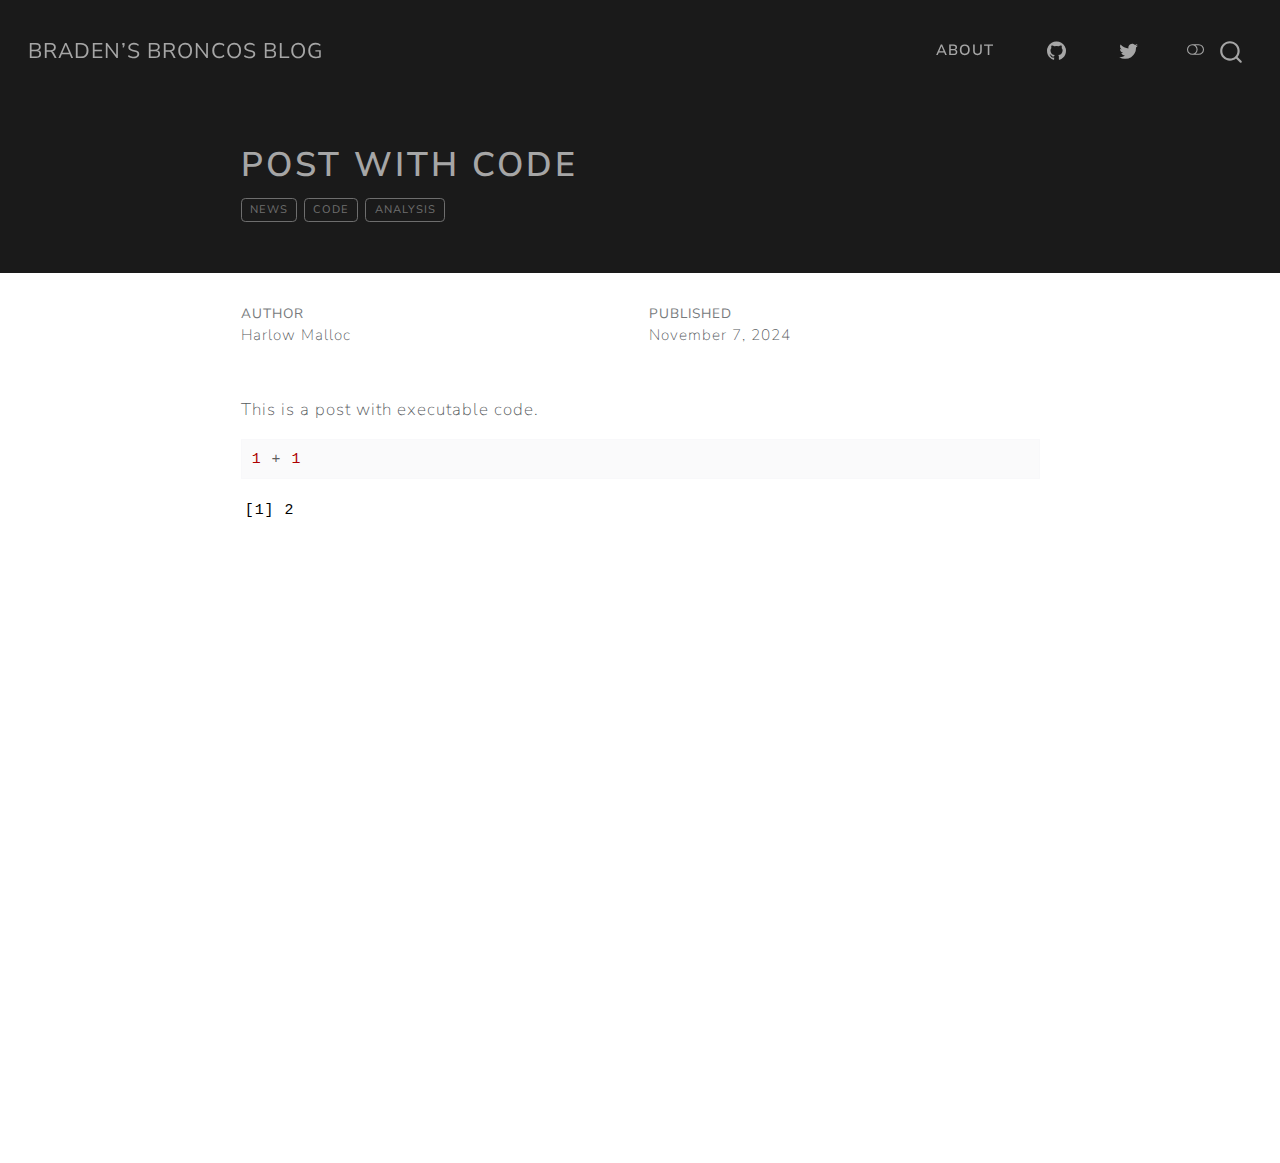
<file: posts/post-with-code/index.html>
<!DOCTYPE html>
<html xmlns="http://www.w3.org/1999/xhtml" lang="en" xml:lang="en"><head>

<meta charset="utf-8">
<meta name="generator" content="quarto-1.6.33">

<meta name="viewport" content="width=device-width, initial-scale=1.0, user-scalable=yes">

<meta name="author" content="Harlow Malloc">
<meta name="dcterms.date" content="2024-11-07">

<title>Post With Code – Braden’s Broncos Blog</title>
<style>
code{white-space: pre-wrap;}
span.smallcaps{font-variant: small-caps;}
div.columns{display: flex; gap: min(4vw, 1.5em);}
div.column{flex: auto; overflow-x: auto;}
div.hanging-indent{margin-left: 1.5em; text-indent: -1.5em;}
ul.task-list{list-style: none;}
ul.task-list li input[type="checkbox"] {
  width: 0.8em;
  margin: 0 0.8em 0.2em -1em; /* quarto-specific, see https://github.com/quarto-dev/quarto-cli/issues/4556 */ 
  vertical-align: middle;
}
/* CSS for syntax highlighting */
pre > code.sourceCode { white-space: pre; position: relative; }
pre > code.sourceCode > span { line-height: 1.25; }
pre > code.sourceCode > span:empty { height: 1.2em; }
.sourceCode { overflow: visible; }
code.sourceCode > span { color: inherit; text-decoration: inherit; }
div.sourceCode { margin: 1em 0; }
pre.sourceCode { margin: 0; }
@media screen {
div.sourceCode { overflow: auto; }
}
@media print {
pre > code.sourceCode { white-space: pre-wrap; }
pre > code.sourceCode > span { display: inline-block; text-indent: -5em; padding-left: 5em; }
}
pre.numberSource code
  { counter-reset: source-line 0; }
pre.numberSource code > span
  { position: relative; left: -4em; counter-increment: source-line; }
pre.numberSource code > span > a:first-child::before
  { content: counter(source-line);
    position: relative; left: -1em; text-align: right; vertical-align: baseline;
    border: none; display: inline-block;
    -webkit-touch-callout: none; -webkit-user-select: none;
    -khtml-user-select: none; -moz-user-select: none;
    -ms-user-select: none; user-select: none;
    padding: 0 4px; width: 4em;
  }
pre.numberSource { margin-left: 3em;  padding-left: 4px; }
div.sourceCode
  {   }
@media screen {
pre > code.sourceCode > span > a:first-child::before { text-decoration: underline; }
}
</style>


<script src="../../site_libs/quarto-nav/quarto-nav.js"></script>
<script src="../../site_libs/quarto-nav/headroom.min.js"></script>
<script src="../../site_libs/clipboard/clipboard.min.js"></script>
<script src="../../site_libs/quarto-search/autocomplete.umd.js"></script>
<script src="../../site_libs/quarto-search/fuse.min.js"></script>
<script src="../../site_libs/quarto-search/quarto-search.js"></script>
<meta name="quarto:offset" content="../../">
<script src="../../site_libs/quarto-html/quarto.js"></script>
<script src="../../site_libs/quarto-html/popper.min.js"></script>
<script src="../../site_libs/quarto-html/tippy.umd.min.js"></script>
<script src="../../site_libs/quarto-html/anchor.min.js"></script>
<link href="../../site_libs/quarto-html/tippy.css" rel="stylesheet">
<link href="../../site_libs/quarto-html/quarto-syntax-highlighting-07ba0ad10f5680c660e360ac31d2f3b6.css" rel="stylesheet" class="quarto-color-scheme" id="quarto-text-highlighting-styles">
<link href="../../site_libs/quarto-html/quarto-syntax-highlighting-dark-8b864f0777c60eecff11d75b6b2e1175.css" rel="prefetch" class="quarto-color-scheme quarto-color-alternate" id="quarto-text-highlighting-styles">
<script src="../../site_libs/bootstrap/bootstrap.min.js"></script>
<link href="../../site_libs/bootstrap/bootstrap-icons.css" rel="stylesheet">
<link href="../../site_libs/bootstrap/bootstrap-f156c10f2af2e064a174e0983fbd8a4c.min.css" rel="stylesheet" append-hash="true" class="quarto-color-scheme" id="quarto-bootstrap" data-mode="light">
<link href="../../site_libs/bootstrap/bootstrap-dark-3d54a38e28c2861c7f79928ce2d8ef5c.min.css" rel="prefetch" append-hash="true" class="quarto-color-scheme quarto-color-alternate" id="quarto-bootstrap" data-mode="dark">
<script id="quarto-search-options" type="application/json">{
  "location": "navbar",
  "copy-button": false,
  "collapse-after": 3,
  "panel-placement": "end",
  "type": "overlay",
  "limit": 50,
  "keyboard-shortcut": [
    "f",
    "/",
    "s"
  ],
  "show-item-context": false,
  "language": {
    "search-no-results-text": "No results",
    "search-matching-documents-text": "matching documents",
    "search-copy-link-title": "Copy link to search",
    "search-hide-matches-text": "Hide additional matches",
    "search-more-match-text": "more match in this document",
    "search-more-matches-text": "more matches in this document",
    "search-clear-button-title": "Clear",
    "search-text-placeholder": "",
    "search-detached-cancel-button-title": "Cancel",
    "search-submit-button-title": "Submit",
    "search-label": "Search"
  }
}</script>


<link rel="stylesheet" href="../../styles.css">
</head>

<body class="nav-fixed fullcontent">

<div id="quarto-search-results"></div>
  <header id="quarto-header" class="headroom fixed-top quarto-banner">
    <nav class="navbar navbar-expand-lg " data-bs-theme="dark">
      <div class="navbar-container container-fluid">
      <div class="navbar-brand-container mx-auto">
    <a class="navbar-brand" href="../../index.html">
    <span class="navbar-title">Braden’s Broncos Blog</span>
    </a>
  </div>
            <div id="quarto-search" class="" title="Search"></div>
          <button class="navbar-toggler" type="button" data-bs-toggle="collapse" data-bs-target="#navbarCollapse" aria-controls="navbarCollapse" role="menu" aria-expanded="false" aria-label="Toggle navigation" onclick="if (window.quartoToggleHeadroom) { window.quartoToggleHeadroom(); }">
  <span class="navbar-toggler-icon"></span>
</button>
          <div class="collapse navbar-collapse" id="navbarCollapse">
            <ul class="navbar-nav navbar-nav-scroll ms-auto">
  <li class="nav-item">
    <a class="nav-link" href="../../about.html"> 
<span class="menu-text">About</span></a>
  </li>  
  <li class="nav-item compact">
    <a class="nav-link" href="https://github.com/Langemeier7"> <i class="bi bi-github" role="img">
</i> 
<span class="menu-text"></span></a>
  </li>  
  <li class="nav-item compact">
    <a class="nav-link" href="https://twitter.com/b_lange7"> <i class="bi bi-twitter" role="img">
</i> 
<span class="menu-text"></span></a>
  </li>  
</ul>
          </div> <!-- /navcollapse -->
            <div class="quarto-navbar-tools">
  <a href="" class="quarto-color-scheme-toggle quarto-navigation-tool  px-1" onclick="window.quartoToggleColorScheme(); return false;" title="Toggle dark mode"><i class="bi"></i></a>
</div>
      </div> <!-- /container-fluid -->
    </nav>
</header>
<!-- content -->
<header id="title-block-header" class="quarto-title-block default page-columns page-full">
  <div class="quarto-title-banner page-columns page-full">
    <div class="quarto-title column-body">
      <h1 class="title">Post With Code</h1>
                                <div class="quarto-categories">
                <div class="quarto-category">news</div>
                <div class="quarto-category">code</div>
                <div class="quarto-category">analysis</div>
              </div>
                  </div>
  </div>
    
  
  <div class="quarto-title-meta">

      <div>
      <div class="quarto-title-meta-heading">Author</div>
      <div class="quarto-title-meta-contents">
               <p>Harlow Malloc </p>
            </div>
    </div>
      
      <div>
      <div class="quarto-title-meta-heading">Published</div>
      <div class="quarto-title-meta-contents">
        <p class="date">November 7, 2024</p>
      </div>
    </div>
    
      
    </div>
    
  
  </header><div id="quarto-content" class="quarto-container page-columns page-rows-contents page-layout-article page-navbar">
<!-- sidebar -->
<!-- margin-sidebar -->
    
<!-- main -->
<main class="content quarto-banner-title-block" id="quarto-document-content">





<p>This is a post with executable code.</p>
<div class="cell">
<div class="sourceCode cell-code" id="cb1"><pre class="sourceCode r code-with-copy"><code class="sourceCode r"><span id="cb1-1"><a href="#cb1-1" aria-hidden="true" tabindex="-1"></a><span class="dv">1</span> <span class="sc">+</span> <span class="dv">1</span></span></code><button title="Copy to Clipboard" class="code-copy-button"><i class="bi"></i></button></pre></div>
<div class="cell-output cell-output-stdout">
<pre><code>[1] 2</code></pre>
</div>
</div>



</main> <!-- /main -->
<script id="quarto-html-after-body" type="application/javascript">
window.document.addEventListener("DOMContentLoaded", function (event) {
  const toggleBodyColorMode = (bsSheetEl) => {
    const mode = bsSheetEl.getAttribute("data-mode");
    const bodyEl = window.document.querySelector("body");
    if (mode === "dark") {
      bodyEl.classList.add("quarto-dark");
      bodyEl.classList.remove("quarto-light");
    } else {
      bodyEl.classList.add("quarto-light");
      bodyEl.classList.remove("quarto-dark");
    }
  }
  const toggleBodyColorPrimary = () => {
    const bsSheetEl = window.document.querySelector("link#quarto-bootstrap");
    if (bsSheetEl) {
      toggleBodyColorMode(bsSheetEl);
    }
  }
  toggleBodyColorPrimary();  
  const disableStylesheet = (stylesheets) => {
    for (let i=0; i < stylesheets.length; i++) {
      const stylesheet = stylesheets[i];
      stylesheet.rel = 'prefetch';
    }
  }
  const enableStylesheet = (stylesheets) => {
    for (let i=0; i < stylesheets.length; i++) {
      const stylesheet = stylesheets[i];
      stylesheet.rel = 'stylesheet';
    }
  }
  const manageTransitions = (selector, allowTransitions) => {
    const els = window.document.querySelectorAll(selector);
    for (let i=0; i < els.length; i++) {
      const el = els[i];
      if (allowTransitions) {
        el.classList.remove('notransition');
      } else {
        el.classList.add('notransition');
      }
    }
  }
  const toggleGiscusIfUsed = (isAlternate, darkModeDefault) => {
    const baseTheme = document.querySelector('#giscus-base-theme')?.value ?? 'light';
    const alternateTheme = document.querySelector('#giscus-alt-theme')?.value ?? 'dark';
    let newTheme = '';
    if(darkModeDefault) {
      newTheme = isAlternate ? baseTheme : alternateTheme;
    } else {
      newTheme = isAlternate ? alternateTheme : baseTheme;
    }
    const changeGiscusTheme = () => {
      // From: https://github.com/giscus/giscus/issues/336
      const sendMessage = (message) => {
        const iframe = document.querySelector('iframe.giscus-frame');
        if (!iframe) return;
        iframe.contentWindow.postMessage({ giscus: message }, 'https://giscus.app');
      }
      sendMessage({
        setConfig: {
          theme: newTheme
        }
      });
    }
    const isGiscussLoaded = window.document.querySelector('iframe.giscus-frame') !== null;
    if (isGiscussLoaded) {
      changeGiscusTheme();
    }
  }
  const toggleColorMode = (alternate) => {
    // Switch the stylesheets
    const alternateStylesheets = window.document.querySelectorAll('link.quarto-color-scheme.quarto-color-alternate');
    manageTransitions('#quarto-margin-sidebar .nav-link', false);
    if (alternate) {
      enableStylesheet(alternateStylesheets);
      for (const sheetNode of alternateStylesheets) {
        if (sheetNode.id === "quarto-bootstrap") {
          toggleBodyColorMode(sheetNode);
        }
      }
    } else {
      disableStylesheet(alternateStylesheets);
      toggleBodyColorPrimary();
    }
    manageTransitions('#quarto-margin-sidebar .nav-link', true);
    // Switch the toggles
    const toggles = window.document.querySelectorAll('.quarto-color-scheme-toggle');
    for (let i=0; i < toggles.length; i++) {
      const toggle = toggles[i];
      if (toggle) {
        if (alternate) {
          toggle.classList.add("alternate");     
        } else {
          toggle.classList.remove("alternate");
        }
      }
    }
    // Hack to workaround the fact that safari doesn't
    // properly recolor the scrollbar when toggling (#1455)
    if (navigator.userAgent.indexOf('Safari') > 0 && navigator.userAgent.indexOf('Chrome') == -1) {
      manageTransitions("body", false);
      window.scrollTo(0, 1);
      setTimeout(() => {
        window.scrollTo(0, 0);
        manageTransitions("body", true);
      }, 40);  
    }
  }
  const isFileUrl = () => { 
    return window.location.protocol === 'file:';
  }
  const hasAlternateSentinel = () => {  
    let styleSentinel = getColorSchemeSentinel();
    if (styleSentinel !== null) {
      return styleSentinel === "alternate";
    } else {
      return false;
    }
  }
  const setStyleSentinel = (alternate) => {
    const value = alternate ? "alternate" : "default";
    if (!isFileUrl()) {
      window.localStorage.setItem("quarto-color-scheme", value);
    } else {
      localAlternateSentinel = value;
    }
  }
  const getColorSchemeSentinel = () => {
    if (!isFileUrl()) {
      const storageValue = window.localStorage.getItem("quarto-color-scheme");
      return storageValue != null ? storageValue : localAlternateSentinel;
    } else {
      return localAlternateSentinel;
    }
  }
  const darkModeDefault = false;
  let localAlternateSentinel = darkModeDefault ? 'alternate' : 'default';
  // Dark / light mode switch
  window.quartoToggleColorScheme = () => {
    // Read the current dark / light value 
    let toAlternate = !hasAlternateSentinel();
    toggleColorMode(toAlternate);
    setStyleSentinel(toAlternate);
    toggleGiscusIfUsed(toAlternate, darkModeDefault);
  };
  // Ensure there is a toggle, if there isn't float one in the top right
  if (window.document.querySelector('.quarto-color-scheme-toggle') === null) {
    const a = window.document.createElement('a');
    a.classList.add('top-right');
    a.classList.add('quarto-color-scheme-toggle');
    a.href = "";
    a.onclick = function() { try { window.quartoToggleColorScheme(); } catch {} return false; };
    const i = window.document.createElement("i");
    i.classList.add('bi');
    a.appendChild(i);
    window.document.body.appendChild(a);
  }
  // Switch to dark mode if need be
  if (hasAlternateSentinel()) {
    toggleColorMode(true);
  } else {
    toggleColorMode(false);
  }
  const icon = "";
  const anchorJS = new window.AnchorJS();
  anchorJS.options = {
    placement: 'right',
    icon: icon
  };
  anchorJS.add('.anchored');
  const isCodeAnnotation = (el) => {
    for (const clz of el.classList) {
      if (clz.startsWith('code-annotation-')) {                     
        return true;
      }
    }
    return false;
  }
  const onCopySuccess = function(e) {
    // button target
    const button = e.trigger;
    // don't keep focus
    button.blur();
    // flash "checked"
    button.classList.add('code-copy-button-checked');
    var currentTitle = button.getAttribute("title");
    button.setAttribute("title", "Copied!");
    let tooltip;
    if (window.bootstrap) {
      button.setAttribute("data-bs-toggle", "tooltip");
      button.setAttribute("data-bs-placement", "left");
      button.setAttribute("data-bs-title", "Copied!");
      tooltip = new bootstrap.Tooltip(button, 
        { trigger: "manual", 
          customClass: "code-copy-button-tooltip",
          offset: [0, -8]});
      tooltip.show();    
    }
    setTimeout(function() {
      if (tooltip) {
        tooltip.hide();
        button.removeAttribute("data-bs-title");
        button.removeAttribute("data-bs-toggle");
        button.removeAttribute("data-bs-placement");
      }
      button.setAttribute("title", currentTitle);
      button.classList.remove('code-copy-button-checked');
    }, 1000);
    // clear code selection
    e.clearSelection();
  }
  const getTextToCopy = function(trigger) {
      const codeEl = trigger.previousElementSibling.cloneNode(true);
      for (const childEl of codeEl.children) {
        if (isCodeAnnotation(childEl)) {
          childEl.remove();
        }
      }
      return codeEl.innerText;
  }
  const clipboard = new window.ClipboardJS('.code-copy-button:not([data-in-quarto-modal])', {
    text: getTextToCopy
  });
  clipboard.on('success', onCopySuccess);
  if (window.document.getElementById('quarto-embedded-source-code-modal')) {
    // For code content inside modals, clipBoardJS needs to be initialized with a container option
    // TODO: Check when it could be a function (https://github.com/zenorocha/clipboard.js/issues/860)
    const clipboardModal = new window.ClipboardJS('.code-copy-button[data-in-quarto-modal]', {
      text: getTextToCopy,
      container: window.document.getElementById('quarto-embedded-source-code-modal')
    });
    clipboardModal.on('success', onCopySuccess);
  }
    var localhostRegex = new RegExp(/^(?:http|https):\/\/localhost\:?[0-9]*\//);
    var mailtoRegex = new RegExp(/^mailto:/);
      var filterRegex = new RegExp('/' + window.location.host + '/');
    var isInternal = (href) => {
        return filterRegex.test(href) || localhostRegex.test(href) || mailtoRegex.test(href);
    }
    // Inspect non-navigation links and adorn them if external
 	var links = window.document.querySelectorAll('a[href]:not(.nav-link):not(.navbar-brand):not(.toc-action):not(.sidebar-link):not(.sidebar-item-toggle):not(.pagination-link):not(.no-external):not([aria-hidden]):not(.dropdown-item):not(.quarto-navigation-tool):not(.about-link)');
    for (var i=0; i<links.length; i++) {
      const link = links[i];
      if (!isInternal(link.href)) {
        // undo the damage that might have been done by quarto-nav.js in the case of
        // links that we want to consider external
        if (link.dataset.originalHref !== undefined) {
          link.href = link.dataset.originalHref;
        }
      }
    }
  function tippyHover(el, contentFn, onTriggerFn, onUntriggerFn) {
    const config = {
      allowHTML: true,
      maxWidth: 500,
      delay: 100,
      arrow: false,
      appendTo: function(el) {
          return el.parentElement;
      },
      interactive: true,
      interactiveBorder: 10,
      theme: 'quarto',
      placement: 'bottom-start',
    };
    if (contentFn) {
      config.content = contentFn;
    }
    if (onTriggerFn) {
      config.onTrigger = onTriggerFn;
    }
    if (onUntriggerFn) {
      config.onUntrigger = onUntriggerFn;
    }
    window.tippy(el, config); 
  }
  const noterefs = window.document.querySelectorAll('a[role="doc-noteref"]');
  for (var i=0; i<noterefs.length; i++) {
    const ref = noterefs[i];
    tippyHover(ref, function() {
      // use id or data attribute instead here
      let href = ref.getAttribute('data-footnote-href') || ref.getAttribute('href');
      try { href = new URL(href).hash; } catch {}
      const id = href.replace(/^#\/?/, "");
      const note = window.document.getElementById(id);
      if (note) {
        return note.innerHTML;
      } else {
        return "";
      }
    });
  }
  const xrefs = window.document.querySelectorAll('a.quarto-xref');
  const processXRef = (id, note) => {
    // Strip column container classes
    const stripColumnClz = (el) => {
      el.classList.remove("page-full", "page-columns");
      if (el.children) {
        for (const child of el.children) {
          stripColumnClz(child);
        }
      }
    }
    stripColumnClz(note)
    if (id === null || id.startsWith('sec-')) {
      // Special case sections, only their first couple elements
      const container = document.createElement("div");
      if (note.children && note.children.length > 2) {
        container.appendChild(note.children[0].cloneNode(true));
        for (let i = 1; i < note.children.length; i++) {
          const child = note.children[i];
          if (child.tagName === "P" && child.innerText === "") {
            continue;
          } else {
            container.appendChild(child.cloneNode(true));
            break;
          }
        }
        if (window.Quarto?.typesetMath) {
          window.Quarto.typesetMath(container);
        }
        return container.innerHTML
      } else {
        if (window.Quarto?.typesetMath) {
          window.Quarto.typesetMath(note);
        }
        return note.innerHTML;
      }
    } else {
      // Remove any anchor links if they are present
      const anchorLink = note.querySelector('a.anchorjs-link');
      if (anchorLink) {
        anchorLink.remove();
      }
      if (window.Quarto?.typesetMath) {
        window.Quarto.typesetMath(note);
      }
      // TODO in 1.5, we should make sure this works without a callout special case
      if (note.classList.contains("callout")) {
        return note.outerHTML;
      } else {
        return note.innerHTML;
      }
    }
  }
  for (var i=0; i<xrefs.length; i++) {
    const xref = xrefs[i];
    tippyHover(xref, undefined, function(instance) {
      instance.disable();
      let url = xref.getAttribute('href');
      let hash = undefined; 
      if (url.startsWith('#')) {
        hash = url;
      } else {
        try { hash = new URL(url).hash; } catch {}
      }
      if (hash) {
        const id = hash.replace(/^#\/?/, "");
        const note = window.document.getElementById(id);
        if (note !== null) {
          try {
            const html = processXRef(id, note.cloneNode(true));
            instance.setContent(html);
          } finally {
            instance.enable();
            instance.show();
          }
        } else {
          // See if we can fetch this
          fetch(url.split('#')[0])
          .then(res => res.text())
          .then(html => {
            const parser = new DOMParser();
            const htmlDoc = parser.parseFromString(html, "text/html");
            const note = htmlDoc.getElementById(id);
            if (note !== null) {
              const html = processXRef(id, note);
              instance.setContent(html);
            } 
          }).finally(() => {
            instance.enable();
            instance.show();
          });
        }
      } else {
        // See if we can fetch a full url (with no hash to target)
        // This is a special case and we should probably do some content thinning / targeting
        fetch(url)
        .then(res => res.text())
        .then(html => {
          const parser = new DOMParser();
          const htmlDoc = parser.parseFromString(html, "text/html");
          const note = htmlDoc.querySelector('main.content');
          if (note !== null) {
            // This should only happen for chapter cross references
            // (since there is no id in the URL)
            // remove the first header
            if (note.children.length > 0 && note.children[0].tagName === "HEADER") {
              note.children[0].remove();
            }
            const html = processXRef(null, note);
            instance.setContent(html);
          } 
        }).finally(() => {
          instance.enable();
          instance.show();
        });
      }
    }, function(instance) {
    });
  }
      let selectedAnnoteEl;
      const selectorForAnnotation = ( cell, annotation) => {
        let cellAttr = 'data-code-cell="' + cell + '"';
        let lineAttr = 'data-code-annotation="' +  annotation + '"';
        const selector = 'span[' + cellAttr + '][' + lineAttr + ']';
        return selector;
      }
      const selectCodeLines = (annoteEl) => {
        const doc = window.document;
        const targetCell = annoteEl.getAttribute("data-target-cell");
        const targetAnnotation = annoteEl.getAttribute("data-target-annotation");
        const annoteSpan = window.document.querySelector(selectorForAnnotation(targetCell, targetAnnotation));
        const lines = annoteSpan.getAttribute("data-code-lines").split(",");
        const lineIds = lines.map((line) => {
          return targetCell + "-" + line;
        })
        let top = null;
        let height = null;
        let parent = null;
        if (lineIds.length > 0) {
            //compute the position of the single el (top and bottom and make a div)
            const el = window.document.getElementById(lineIds[0]);
            top = el.offsetTop;
            height = el.offsetHeight;
            parent = el.parentElement.parentElement;
          if (lineIds.length > 1) {
            const lastEl = window.document.getElementById(lineIds[lineIds.length - 1]);
            const bottom = lastEl.offsetTop + lastEl.offsetHeight;
            height = bottom - top;
          }
          if (top !== null && height !== null && parent !== null) {
            // cook up a div (if necessary) and position it 
            let div = window.document.getElementById("code-annotation-line-highlight");
            if (div === null) {
              div = window.document.createElement("div");
              div.setAttribute("id", "code-annotation-line-highlight");
              div.style.position = 'absolute';
              parent.appendChild(div);
            }
            div.style.top = top - 2 + "px";
            div.style.height = height + 4 + "px";
            div.style.left = 0;
            let gutterDiv = window.document.getElementById("code-annotation-line-highlight-gutter");
            if (gutterDiv === null) {
              gutterDiv = window.document.createElement("div");
              gutterDiv.setAttribute("id", "code-annotation-line-highlight-gutter");
              gutterDiv.style.position = 'absolute';
              const codeCell = window.document.getElementById(targetCell);
              const gutter = codeCell.querySelector('.code-annotation-gutter');
              gutter.appendChild(gutterDiv);
            }
            gutterDiv.style.top = top - 2 + "px";
            gutterDiv.style.height = height + 4 + "px";
          }
          selectedAnnoteEl = annoteEl;
        }
      };
      const unselectCodeLines = () => {
        const elementsIds = ["code-annotation-line-highlight", "code-annotation-line-highlight-gutter"];
        elementsIds.forEach((elId) => {
          const div = window.document.getElementById(elId);
          if (div) {
            div.remove();
          }
        });
        selectedAnnoteEl = undefined;
      };
        // Handle positioning of the toggle
    window.addEventListener(
      "resize",
      throttle(() => {
        elRect = undefined;
        if (selectedAnnoteEl) {
          selectCodeLines(selectedAnnoteEl);
        }
      }, 10)
    );
    function throttle(fn, ms) {
    let throttle = false;
    let timer;
      return (...args) => {
        if(!throttle) { // first call gets through
            fn.apply(this, args);
            throttle = true;
        } else { // all the others get throttled
            if(timer) clearTimeout(timer); // cancel #2
            timer = setTimeout(() => {
              fn.apply(this, args);
              timer = throttle = false;
            }, ms);
        }
      };
    }
      // Attach click handler to the DT
      const annoteDls = window.document.querySelectorAll('dt[data-target-cell]');
      for (const annoteDlNode of annoteDls) {
        annoteDlNode.addEventListener('click', (event) => {
          const clickedEl = event.target;
          if (clickedEl !== selectedAnnoteEl) {
            unselectCodeLines();
            const activeEl = window.document.querySelector('dt[data-target-cell].code-annotation-active');
            if (activeEl) {
              activeEl.classList.remove('code-annotation-active');
            }
            selectCodeLines(clickedEl);
            clickedEl.classList.add('code-annotation-active');
          } else {
            // Unselect the line
            unselectCodeLines();
            clickedEl.classList.remove('code-annotation-active');
          }
        });
      }
  const findCites = (el) => {
    const parentEl = el.parentElement;
    if (parentEl) {
      const cites = parentEl.dataset.cites;
      if (cites) {
        return {
          el,
          cites: cites.split(' ')
        };
      } else {
        return findCites(el.parentElement)
      }
    } else {
      return undefined;
    }
  };
  var bibliorefs = window.document.querySelectorAll('a[role="doc-biblioref"]');
  for (var i=0; i<bibliorefs.length; i++) {
    const ref = bibliorefs[i];
    const citeInfo = findCites(ref);
    if (citeInfo) {
      tippyHover(citeInfo.el, function() {
        var popup = window.document.createElement('div');
        citeInfo.cites.forEach(function(cite) {
          var citeDiv = window.document.createElement('div');
          citeDiv.classList.add('hanging-indent');
          citeDiv.classList.add('csl-entry');
          var biblioDiv = window.document.getElementById('ref-' + cite);
          if (biblioDiv) {
            citeDiv.innerHTML = biblioDiv.innerHTML;
          }
          popup.appendChild(citeDiv);
        });
        return popup.innerHTML;
      });
    }
  }
});
</script>
</div> <!-- /content -->




</body></html>
</file>
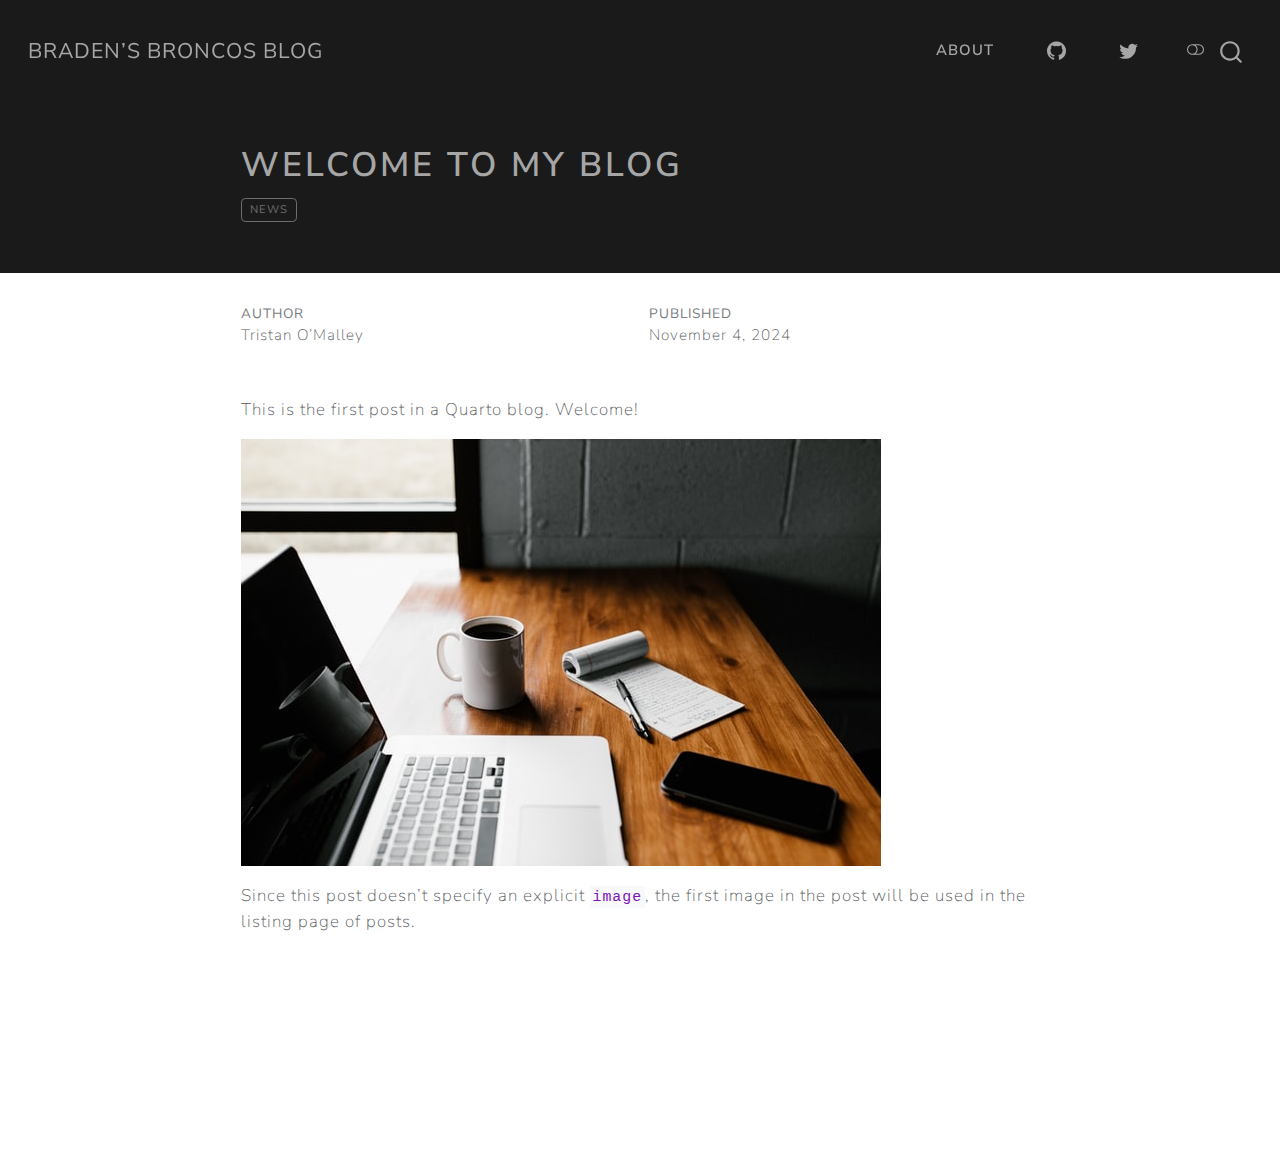
<file: posts/welcome/index.html>
<!DOCTYPE html>
<html xmlns="http://www.w3.org/1999/xhtml" lang="en" xml:lang="en"><head>

<meta charset="utf-8">
<meta name="generator" content="quarto-1.6.33">

<meta name="viewport" content="width=device-width, initial-scale=1.0, user-scalable=yes">

<meta name="author" content="Tristan O’Malley">
<meta name="dcterms.date" content="2024-11-04">

<title>Welcome To My Blog – Braden’s Broncos Blog</title>
<style>
code{white-space: pre-wrap;}
span.smallcaps{font-variant: small-caps;}
div.columns{display: flex; gap: min(4vw, 1.5em);}
div.column{flex: auto; overflow-x: auto;}
div.hanging-indent{margin-left: 1.5em; text-indent: -1.5em;}
ul.task-list{list-style: none;}
ul.task-list li input[type="checkbox"] {
  width: 0.8em;
  margin: 0 0.8em 0.2em -1em; /* quarto-specific, see https://github.com/quarto-dev/quarto-cli/issues/4556 */ 
  vertical-align: middle;
}
</style>


<script src="../../site_libs/quarto-nav/quarto-nav.js"></script>
<script src="../../site_libs/quarto-nav/headroom.min.js"></script>
<script src="../../site_libs/clipboard/clipboard.min.js"></script>
<script src="../../site_libs/quarto-search/autocomplete.umd.js"></script>
<script src="../../site_libs/quarto-search/fuse.min.js"></script>
<script src="../../site_libs/quarto-search/quarto-search.js"></script>
<meta name="quarto:offset" content="../../">
<script src="../../site_libs/quarto-html/quarto.js"></script>
<script src="../../site_libs/quarto-html/popper.min.js"></script>
<script src="../../site_libs/quarto-html/tippy.umd.min.js"></script>
<script src="../../site_libs/quarto-html/anchor.min.js"></script>
<link href="../../site_libs/quarto-html/tippy.css" rel="stylesheet">
<link href="../../site_libs/quarto-html/quarto-syntax-highlighting-07ba0ad10f5680c660e360ac31d2f3b6.css" rel="stylesheet" class="quarto-color-scheme" id="quarto-text-highlighting-styles">
<link href="../../site_libs/quarto-html/quarto-syntax-highlighting-dark-8b864f0777c60eecff11d75b6b2e1175.css" rel="prefetch" class="quarto-color-scheme quarto-color-alternate" id="quarto-text-highlighting-styles">
<script src="../../site_libs/bootstrap/bootstrap.min.js"></script>
<link href="../../site_libs/bootstrap/bootstrap-icons.css" rel="stylesheet">
<link href="../../site_libs/bootstrap/bootstrap-f156c10f2af2e064a174e0983fbd8a4c.min.css" rel="stylesheet" append-hash="true" class="quarto-color-scheme" id="quarto-bootstrap" data-mode="light">
<link href="../../site_libs/bootstrap/bootstrap-dark-3d54a38e28c2861c7f79928ce2d8ef5c.min.css" rel="prefetch" append-hash="true" class="quarto-color-scheme quarto-color-alternate" id="quarto-bootstrap" data-mode="dark">
<script id="quarto-search-options" type="application/json">{
  "location": "navbar",
  "copy-button": false,
  "collapse-after": 3,
  "panel-placement": "end",
  "type": "overlay",
  "limit": 50,
  "keyboard-shortcut": [
    "f",
    "/",
    "s"
  ],
  "show-item-context": false,
  "language": {
    "search-no-results-text": "No results",
    "search-matching-documents-text": "matching documents",
    "search-copy-link-title": "Copy link to search",
    "search-hide-matches-text": "Hide additional matches",
    "search-more-match-text": "more match in this document",
    "search-more-matches-text": "more matches in this document",
    "search-clear-button-title": "Clear",
    "search-text-placeholder": "",
    "search-detached-cancel-button-title": "Cancel",
    "search-submit-button-title": "Submit",
    "search-label": "Search"
  }
}</script>


<link rel="stylesheet" href="../../styles.css">
</head>

<body class="nav-fixed fullcontent">

<div id="quarto-search-results"></div>
  <header id="quarto-header" class="headroom fixed-top quarto-banner">
    <nav class="navbar navbar-expand-lg " data-bs-theme="dark">
      <div class="navbar-container container-fluid">
      <div class="navbar-brand-container mx-auto">
    <a class="navbar-brand" href="../../index.html">
    <span class="navbar-title">Braden’s Broncos Blog</span>
    </a>
  </div>
            <div id="quarto-search" class="" title="Search"></div>
          <button class="navbar-toggler" type="button" data-bs-toggle="collapse" data-bs-target="#navbarCollapse" aria-controls="navbarCollapse" role="menu" aria-expanded="false" aria-label="Toggle navigation" onclick="if (window.quartoToggleHeadroom) { window.quartoToggleHeadroom(); }">
  <span class="navbar-toggler-icon"></span>
</button>
          <div class="collapse navbar-collapse" id="navbarCollapse">
            <ul class="navbar-nav navbar-nav-scroll ms-auto">
  <li class="nav-item">
    <a class="nav-link" href="../../about.html"> 
<span class="menu-text">About</span></a>
  </li>  
  <li class="nav-item compact">
    <a class="nav-link" href="https://github.com/Langemeier7"> <i class="bi bi-github" role="img">
</i> 
<span class="menu-text"></span></a>
  </li>  
  <li class="nav-item compact">
    <a class="nav-link" href="https://twitter.com/b_lange7"> <i class="bi bi-twitter" role="img">
</i> 
<span class="menu-text"></span></a>
  </li>  
</ul>
          </div> <!-- /navcollapse -->
            <div class="quarto-navbar-tools">
  <a href="" class="quarto-color-scheme-toggle quarto-navigation-tool  px-1" onclick="window.quartoToggleColorScheme(); return false;" title="Toggle dark mode"><i class="bi"></i></a>
</div>
      </div> <!-- /container-fluid -->
    </nav>
</header>
<!-- content -->
<header id="title-block-header" class="quarto-title-block default page-columns page-full">
  <div class="quarto-title-banner page-columns page-full">
    <div class="quarto-title column-body">
      <h1 class="title">Welcome To My Blog</h1>
                                <div class="quarto-categories">
                <div class="quarto-category">news</div>
              </div>
                  </div>
  </div>
    
  
  <div class="quarto-title-meta">

      <div>
      <div class="quarto-title-meta-heading">Author</div>
      <div class="quarto-title-meta-contents">
               <p>Tristan O’Malley </p>
            </div>
    </div>
      
      <div>
      <div class="quarto-title-meta-heading">Published</div>
      <div class="quarto-title-meta-contents">
        <p class="date">November 4, 2024</p>
      </div>
    </div>
    
      
    </div>
    
  
  </header><div id="quarto-content" class="quarto-container page-columns page-rows-contents page-layout-article page-navbar">
<!-- sidebar -->
<!-- margin-sidebar -->
    
<!-- main -->
<main class="content quarto-banner-title-block" id="quarto-document-content">





<p>This is the first post in a Quarto blog. Welcome!</p>
<p><img src="thumbnail.jpg" class="img-fluid"></p>
<p>Since this post doesn’t specify an explicit <code>image</code>, the first image in the post will be used in the listing page of posts.</p>



</main> <!-- /main -->
<script id="quarto-html-after-body" type="application/javascript">
window.document.addEventListener("DOMContentLoaded", function (event) {
  const toggleBodyColorMode = (bsSheetEl) => {
    const mode = bsSheetEl.getAttribute("data-mode");
    const bodyEl = window.document.querySelector("body");
    if (mode === "dark") {
      bodyEl.classList.add("quarto-dark");
      bodyEl.classList.remove("quarto-light");
    } else {
      bodyEl.classList.add("quarto-light");
      bodyEl.classList.remove("quarto-dark");
    }
  }
  const toggleBodyColorPrimary = () => {
    const bsSheetEl = window.document.querySelector("link#quarto-bootstrap");
    if (bsSheetEl) {
      toggleBodyColorMode(bsSheetEl);
    }
  }
  toggleBodyColorPrimary();  
  const disableStylesheet = (stylesheets) => {
    for (let i=0; i < stylesheets.length; i++) {
      const stylesheet = stylesheets[i];
      stylesheet.rel = 'prefetch';
    }
  }
  const enableStylesheet = (stylesheets) => {
    for (let i=0; i < stylesheets.length; i++) {
      const stylesheet = stylesheets[i];
      stylesheet.rel = 'stylesheet';
    }
  }
  const manageTransitions = (selector, allowTransitions) => {
    const els = window.document.querySelectorAll(selector);
    for (let i=0; i < els.length; i++) {
      const el = els[i];
      if (allowTransitions) {
        el.classList.remove('notransition');
      } else {
        el.classList.add('notransition');
      }
    }
  }
  const toggleGiscusIfUsed = (isAlternate, darkModeDefault) => {
    const baseTheme = document.querySelector('#giscus-base-theme')?.value ?? 'light';
    const alternateTheme = document.querySelector('#giscus-alt-theme')?.value ?? 'dark';
    let newTheme = '';
    if(darkModeDefault) {
      newTheme = isAlternate ? baseTheme : alternateTheme;
    } else {
      newTheme = isAlternate ? alternateTheme : baseTheme;
    }
    const changeGiscusTheme = () => {
      // From: https://github.com/giscus/giscus/issues/336
      const sendMessage = (message) => {
        const iframe = document.querySelector('iframe.giscus-frame');
        if (!iframe) return;
        iframe.contentWindow.postMessage({ giscus: message }, 'https://giscus.app');
      }
      sendMessage({
        setConfig: {
          theme: newTheme
        }
      });
    }
    const isGiscussLoaded = window.document.querySelector('iframe.giscus-frame') !== null;
    if (isGiscussLoaded) {
      changeGiscusTheme();
    }
  }
  const toggleColorMode = (alternate) => {
    // Switch the stylesheets
    const alternateStylesheets = window.document.querySelectorAll('link.quarto-color-scheme.quarto-color-alternate');
    manageTransitions('#quarto-margin-sidebar .nav-link', false);
    if (alternate) {
      enableStylesheet(alternateStylesheets);
      for (const sheetNode of alternateStylesheets) {
        if (sheetNode.id === "quarto-bootstrap") {
          toggleBodyColorMode(sheetNode);
        }
      }
    } else {
      disableStylesheet(alternateStylesheets);
      toggleBodyColorPrimary();
    }
    manageTransitions('#quarto-margin-sidebar .nav-link', true);
    // Switch the toggles
    const toggles = window.document.querySelectorAll('.quarto-color-scheme-toggle');
    for (let i=0; i < toggles.length; i++) {
      const toggle = toggles[i];
      if (toggle) {
        if (alternate) {
          toggle.classList.add("alternate");     
        } else {
          toggle.classList.remove("alternate");
        }
      }
    }
    // Hack to workaround the fact that safari doesn't
    // properly recolor the scrollbar when toggling (#1455)
    if (navigator.userAgent.indexOf('Safari') > 0 && navigator.userAgent.indexOf('Chrome') == -1) {
      manageTransitions("body", false);
      window.scrollTo(0, 1);
      setTimeout(() => {
        window.scrollTo(0, 0);
        manageTransitions("body", true);
      }, 40);  
    }
  }
  const isFileUrl = () => { 
    return window.location.protocol === 'file:';
  }
  const hasAlternateSentinel = () => {  
    let styleSentinel = getColorSchemeSentinel();
    if (styleSentinel !== null) {
      return styleSentinel === "alternate";
    } else {
      return false;
    }
  }
  const setStyleSentinel = (alternate) => {
    const value = alternate ? "alternate" : "default";
    if (!isFileUrl()) {
      window.localStorage.setItem("quarto-color-scheme", value);
    } else {
      localAlternateSentinel = value;
    }
  }
  const getColorSchemeSentinel = () => {
    if (!isFileUrl()) {
      const storageValue = window.localStorage.getItem("quarto-color-scheme");
      return storageValue != null ? storageValue : localAlternateSentinel;
    } else {
      return localAlternateSentinel;
    }
  }
  const darkModeDefault = false;
  let localAlternateSentinel = darkModeDefault ? 'alternate' : 'default';
  // Dark / light mode switch
  window.quartoToggleColorScheme = () => {
    // Read the current dark / light value 
    let toAlternate = !hasAlternateSentinel();
    toggleColorMode(toAlternate);
    setStyleSentinel(toAlternate);
    toggleGiscusIfUsed(toAlternate, darkModeDefault);
  };
  // Ensure there is a toggle, if there isn't float one in the top right
  if (window.document.querySelector('.quarto-color-scheme-toggle') === null) {
    const a = window.document.createElement('a');
    a.classList.add('top-right');
    a.classList.add('quarto-color-scheme-toggle');
    a.href = "";
    a.onclick = function() { try { window.quartoToggleColorScheme(); } catch {} return false; };
    const i = window.document.createElement("i");
    i.classList.add('bi');
    a.appendChild(i);
    window.document.body.appendChild(a);
  }
  // Switch to dark mode if need be
  if (hasAlternateSentinel()) {
    toggleColorMode(true);
  } else {
    toggleColorMode(false);
  }
  const icon = "";
  const anchorJS = new window.AnchorJS();
  anchorJS.options = {
    placement: 'right',
    icon: icon
  };
  anchorJS.add('.anchored');
  const isCodeAnnotation = (el) => {
    for (const clz of el.classList) {
      if (clz.startsWith('code-annotation-')) {                     
        return true;
      }
    }
    return false;
  }
  const onCopySuccess = function(e) {
    // button target
    const button = e.trigger;
    // don't keep focus
    button.blur();
    // flash "checked"
    button.classList.add('code-copy-button-checked');
    var currentTitle = button.getAttribute("title");
    button.setAttribute("title", "Copied!");
    let tooltip;
    if (window.bootstrap) {
      button.setAttribute("data-bs-toggle", "tooltip");
      button.setAttribute("data-bs-placement", "left");
      button.setAttribute("data-bs-title", "Copied!");
      tooltip = new bootstrap.Tooltip(button, 
        { trigger: "manual", 
          customClass: "code-copy-button-tooltip",
          offset: [0, -8]});
      tooltip.show();    
    }
    setTimeout(function() {
      if (tooltip) {
        tooltip.hide();
        button.removeAttribute("data-bs-title");
        button.removeAttribute("data-bs-toggle");
        button.removeAttribute("data-bs-placement");
      }
      button.setAttribute("title", currentTitle);
      button.classList.remove('code-copy-button-checked');
    }, 1000);
    // clear code selection
    e.clearSelection();
  }
  const getTextToCopy = function(trigger) {
      const codeEl = trigger.previousElementSibling.cloneNode(true);
      for (const childEl of codeEl.children) {
        if (isCodeAnnotation(childEl)) {
          childEl.remove();
        }
      }
      return codeEl.innerText;
  }
  const clipboard = new window.ClipboardJS('.code-copy-button:not([data-in-quarto-modal])', {
    text: getTextToCopy
  });
  clipboard.on('success', onCopySuccess);
  if (window.document.getElementById('quarto-embedded-source-code-modal')) {
    // For code content inside modals, clipBoardJS needs to be initialized with a container option
    // TODO: Check when it could be a function (https://github.com/zenorocha/clipboard.js/issues/860)
    const clipboardModal = new window.ClipboardJS('.code-copy-button[data-in-quarto-modal]', {
      text: getTextToCopy,
      container: window.document.getElementById('quarto-embedded-source-code-modal')
    });
    clipboardModal.on('success', onCopySuccess);
  }
    var localhostRegex = new RegExp(/^(?:http|https):\/\/localhost\:?[0-9]*\//);
    var mailtoRegex = new RegExp(/^mailto:/);
      var filterRegex = new RegExp('/' + window.location.host + '/');
    var isInternal = (href) => {
        return filterRegex.test(href) || localhostRegex.test(href) || mailtoRegex.test(href);
    }
    // Inspect non-navigation links and adorn them if external
 	var links = window.document.querySelectorAll('a[href]:not(.nav-link):not(.navbar-brand):not(.toc-action):not(.sidebar-link):not(.sidebar-item-toggle):not(.pagination-link):not(.no-external):not([aria-hidden]):not(.dropdown-item):not(.quarto-navigation-tool):not(.about-link)');
    for (var i=0; i<links.length; i++) {
      const link = links[i];
      if (!isInternal(link.href)) {
        // undo the damage that might have been done by quarto-nav.js in the case of
        // links that we want to consider external
        if (link.dataset.originalHref !== undefined) {
          link.href = link.dataset.originalHref;
        }
      }
    }
  function tippyHover(el, contentFn, onTriggerFn, onUntriggerFn) {
    const config = {
      allowHTML: true,
      maxWidth: 500,
      delay: 100,
      arrow: false,
      appendTo: function(el) {
          return el.parentElement;
      },
      interactive: true,
      interactiveBorder: 10,
      theme: 'quarto',
      placement: 'bottom-start',
    };
    if (contentFn) {
      config.content = contentFn;
    }
    if (onTriggerFn) {
      config.onTrigger = onTriggerFn;
    }
    if (onUntriggerFn) {
      config.onUntrigger = onUntriggerFn;
    }
    window.tippy(el, config); 
  }
  const noterefs = window.document.querySelectorAll('a[role="doc-noteref"]');
  for (var i=0; i<noterefs.length; i++) {
    const ref = noterefs[i];
    tippyHover(ref, function() {
      // use id or data attribute instead here
      let href = ref.getAttribute('data-footnote-href') || ref.getAttribute('href');
      try { href = new URL(href).hash; } catch {}
      const id = href.replace(/^#\/?/, "");
      const note = window.document.getElementById(id);
      if (note) {
        return note.innerHTML;
      } else {
        return "";
      }
    });
  }
  const xrefs = window.document.querySelectorAll('a.quarto-xref');
  const processXRef = (id, note) => {
    // Strip column container classes
    const stripColumnClz = (el) => {
      el.classList.remove("page-full", "page-columns");
      if (el.children) {
        for (const child of el.children) {
          stripColumnClz(child);
        }
      }
    }
    stripColumnClz(note)
    if (id === null || id.startsWith('sec-')) {
      // Special case sections, only their first couple elements
      const container = document.createElement("div");
      if (note.children && note.children.length > 2) {
        container.appendChild(note.children[0].cloneNode(true));
        for (let i = 1; i < note.children.length; i++) {
          const child = note.children[i];
          if (child.tagName === "P" && child.innerText === "") {
            continue;
          } else {
            container.appendChild(child.cloneNode(true));
            break;
          }
        }
        if (window.Quarto?.typesetMath) {
          window.Quarto.typesetMath(container);
        }
        return container.innerHTML
      } else {
        if (window.Quarto?.typesetMath) {
          window.Quarto.typesetMath(note);
        }
        return note.innerHTML;
      }
    } else {
      // Remove any anchor links if they are present
      const anchorLink = note.querySelector('a.anchorjs-link');
      if (anchorLink) {
        anchorLink.remove();
      }
      if (window.Quarto?.typesetMath) {
        window.Quarto.typesetMath(note);
      }
      // TODO in 1.5, we should make sure this works without a callout special case
      if (note.classList.contains("callout")) {
        return note.outerHTML;
      } else {
        return note.innerHTML;
      }
    }
  }
  for (var i=0; i<xrefs.length; i++) {
    const xref = xrefs[i];
    tippyHover(xref, undefined, function(instance) {
      instance.disable();
      let url = xref.getAttribute('href');
      let hash = undefined; 
      if (url.startsWith('#')) {
        hash = url;
      } else {
        try { hash = new URL(url).hash; } catch {}
      }
      if (hash) {
        const id = hash.replace(/^#\/?/, "");
        const note = window.document.getElementById(id);
        if (note !== null) {
          try {
            const html = processXRef(id, note.cloneNode(true));
            instance.setContent(html);
          } finally {
            instance.enable();
            instance.show();
          }
        } else {
          // See if we can fetch this
          fetch(url.split('#')[0])
          .then(res => res.text())
          .then(html => {
            const parser = new DOMParser();
            const htmlDoc = parser.parseFromString(html, "text/html");
            const note = htmlDoc.getElementById(id);
            if (note !== null) {
              const html = processXRef(id, note);
              instance.setContent(html);
            } 
          }).finally(() => {
            instance.enable();
            instance.show();
          });
        }
      } else {
        // See if we can fetch a full url (with no hash to target)
        // This is a special case and we should probably do some content thinning / targeting
        fetch(url)
        .then(res => res.text())
        .then(html => {
          const parser = new DOMParser();
          const htmlDoc = parser.parseFromString(html, "text/html");
          const note = htmlDoc.querySelector('main.content');
          if (note !== null) {
            // This should only happen for chapter cross references
            // (since there is no id in the URL)
            // remove the first header
            if (note.children.length > 0 && note.children[0].tagName === "HEADER") {
              note.children[0].remove();
            }
            const html = processXRef(null, note);
            instance.setContent(html);
          } 
        }).finally(() => {
          instance.enable();
          instance.show();
        });
      }
    }, function(instance) {
    });
  }
      let selectedAnnoteEl;
      const selectorForAnnotation = ( cell, annotation) => {
        let cellAttr = 'data-code-cell="' + cell + '"';
        let lineAttr = 'data-code-annotation="' +  annotation + '"';
        const selector = 'span[' + cellAttr + '][' + lineAttr + ']';
        return selector;
      }
      const selectCodeLines = (annoteEl) => {
        const doc = window.document;
        const targetCell = annoteEl.getAttribute("data-target-cell");
        const targetAnnotation = annoteEl.getAttribute("data-target-annotation");
        const annoteSpan = window.document.querySelector(selectorForAnnotation(targetCell, targetAnnotation));
        const lines = annoteSpan.getAttribute("data-code-lines").split(",");
        const lineIds = lines.map((line) => {
          return targetCell + "-" + line;
        })
        let top = null;
        let height = null;
        let parent = null;
        if (lineIds.length > 0) {
            //compute the position of the single el (top and bottom and make a div)
            const el = window.document.getElementById(lineIds[0]);
            top = el.offsetTop;
            height = el.offsetHeight;
            parent = el.parentElement.parentElement;
          if (lineIds.length > 1) {
            const lastEl = window.document.getElementById(lineIds[lineIds.length - 1]);
            const bottom = lastEl.offsetTop + lastEl.offsetHeight;
            height = bottom - top;
          }
          if (top !== null && height !== null && parent !== null) {
            // cook up a div (if necessary) and position it 
            let div = window.document.getElementById("code-annotation-line-highlight");
            if (div === null) {
              div = window.document.createElement("div");
              div.setAttribute("id", "code-annotation-line-highlight");
              div.style.position = 'absolute';
              parent.appendChild(div);
            }
            div.style.top = top - 2 + "px";
            div.style.height = height + 4 + "px";
            div.style.left = 0;
            let gutterDiv = window.document.getElementById("code-annotation-line-highlight-gutter");
            if (gutterDiv === null) {
              gutterDiv = window.document.createElement("div");
              gutterDiv.setAttribute("id", "code-annotation-line-highlight-gutter");
              gutterDiv.style.position = 'absolute';
              const codeCell = window.document.getElementById(targetCell);
              const gutter = codeCell.querySelector('.code-annotation-gutter');
              gutter.appendChild(gutterDiv);
            }
            gutterDiv.style.top = top - 2 + "px";
            gutterDiv.style.height = height + 4 + "px";
          }
          selectedAnnoteEl = annoteEl;
        }
      };
      const unselectCodeLines = () => {
        const elementsIds = ["code-annotation-line-highlight", "code-annotation-line-highlight-gutter"];
        elementsIds.forEach((elId) => {
          const div = window.document.getElementById(elId);
          if (div) {
            div.remove();
          }
        });
        selectedAnnoteEl = undefined;
      };
        // Handle positioning of the toggle
    window.addEventListener(
      "resize",
      throttle(() => {
        elRect = undefined;
        if (selectedAnnoteEl) {
          selectCodeLines(selectedAnnoteEl);
        }
      }, 10)
    );
    function throttle(fn, ms) {
    let throttle = false;
    let timer;
      return (...args) => {
        if(!throttle) { // first call gets through
            fn.apply(this, args);
            throttle = true;
        } else { // all the others get throttled
            if(timer) clearTimeout(timer); // cancel #2
            timer = setTimeout(() => {
              fn.apply(this, args);
              timer = throttle = false;
            }, ms);
        }
      };
    }
      // Attach click handler to the DT
      const annoteDls = window.document.querySelectorAll('dt[data-target-cell]');
      for (const annoteDlNode of annoteDls) {
        annoteDlNode.addEventListener('click', (event) => {
          const clickedEl = event.target;
          if (clickedEl !== selectedAnnoteEl) {
            unselectCodeLines();
            const activeEl = window.document.querySelector('dt[data-target-cell].code-annotation-active');
            if (activeEl) {
              activeEl.classList.remove('code-annotation-active');
            }
            selectCodeLines(clickedEl);
            clickedEl.classList.add('code-annotation-active');
          } else {
            // Unselect the line
            unselectCodeLines();
            clickedEl.classList.remove('code-annotation-active');
          }
        });
      }
  const findCites = (el) => {
    const parentEl = el.parentElement;
    if (parentEl) {
      const cites = parentEl.dataset.cites;
      if (cites) {
        return {
          el,
          cites: cites.split(' ')
        };
      } else {
        return findCites(el.parentElement)
      }
    } else {
      return undefined;
    }
  };
  var bibliorefs = window.document.querySelectorAll('a[role="doc-biblioref"]');
  for (var i=0; i<bibliorefs.length; i++) {
    const ref = bibliorefs[i];
    const citeInfo = findCites(ref);
    if (citeInfo) {
      tippyHover(citeInfo.el, function() {
        var popup = window.document.createElement('div');
        citeInfo.cites.forEach(function(cite) {
          var citeDiv = window.document.createElement('div');
          citeDiv.classList.add('hanging-indent');
          citeDiv.classList.add('csl-entry');
          var biblioDiv = window.document.getElementById('ref-' + cite);
          if (biblioDiv) {
            citeDiv.innerHTML = biblioDiv.innerHTML;
          }
          popup.appendChild(citeDiv);
        });
        return popup.innerHTML;
      });
    }
  }
});
</script>
</div> <!-- /content -->




</body></html>
</file>
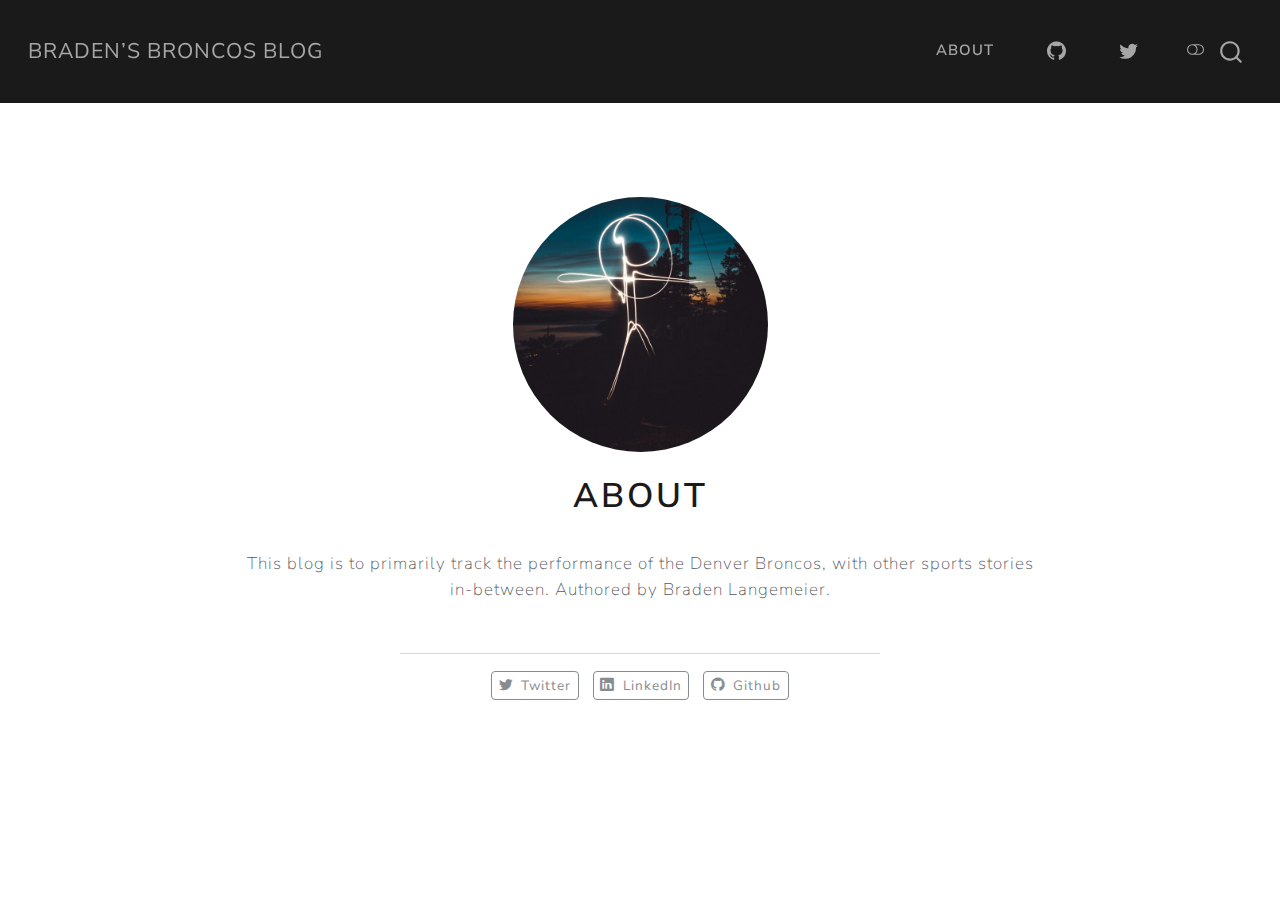
<file: about.html>
<!DOCTYPE html>
<html xmlns="http://www.w3.org/1999/xhtml" lang="en" xml:lang="en"><head>

<meta charset="utf-8">
<meta name="generator" content="quarto-1.6.33">

<meta name="viewport" content="width=device-width, initial-scale=1.0, user-scalable=yes">


<title>About – Braden’s Broncos Blog</title>
<style>
code{white-space: pre-wrap;}
span.smallcaps{font-variant: small-caps;}
div.columns{display: flex; gap: min(4vw, 1.5em);}
div.column{flex: auto; overflow-x: auto;}
div.hanging-indent{margin-left: 1.5em; text-indent: -1.5em;}
ul.task-list{list-style: none;}
ul.task-list li input[type="checkbox"] {
  width: 0.8em;
  margin: 0 0.8em 0.2em -1em; /* quarto-specific, see https://github.com/quarto-dev/quarto-cli/issues/4556 */ 
  vertical-align: middle;
}
</style>


<script src="site_libs/quarto-nav/quarto-nav.js"></script>
<script src="site_libs/quarto-nav/headroom.min.js"></script>
<script src="site_libs/clipboard/clipboard.min.js"></script>
<script src="site_libs/quarto-search/autocomplete.umd.js"></script>
<script src="site_libs/quarto-search/fuse.min.js"></script>
<script src="site_libs/quarto-search/quarto-search.js"></script>
<meta name="quarto:offset" content="./">
<script src="site_libs/quarto-html/quarto.js"></script>
<script src="site_libs/quarto-html/popper.min.js"></script>
<script src="site_libs/quarto-html/tippy.umd.min.js"></script>
<link href="site_libs/quarto-html/tippy.css" rel="stylesheet">
<link href="site_libs/quarto-html/quarto-syntax-highlighting-07ba0ad10f5680c660e360ac31d2f3b6.css" rel="stylesheet" class="quarto-color-scheme" id="quarto-text-highlighting-styles">
<link href="site_libs/quarto-html/quarto-syntax-highlighting-dark-8b864f0777c60eecff11d75b6b2e1175.css" rel="prefetch" class="quarto-color-scheme quarto-color-alternate" id="quarto-text-highlighting-styles">
<script src="site_libs/bootstrap/bootstrap.min.js"></script>
<link href="site_libs/bootstrap/bootstrap-icons.css" rel="stylesheet">
<link href="site_libs/bootstrap/bootstrap-f156c10f2af2e064a174e0983fbd8a4c.min.css" rel="stylesheet" append-hash="true" class="quarto-color-scheme" id="quarto-bootstrap" data-mode="light">
<link href="site_libs/bootstrap/bootstrap-dark-3d54a38e28c2861c7f79928ce2d8ef5c.min.css" rel="prefetch" append-hash="true" class="quarto-color-scheme quarto-color-alternate" id="quarto-bootstrap" data-mode="dark">
<script id="quarto-search-options" type="application/json">{
  "location": "navbar",
  "copy-button": false,
  "collapse-after": 3,
  "panel-placement": "end",
  "type": "overlay",
  "limit": 50,
  "keyboard-shortcut": [
    "f",
    "/",
    "s"
  ],
  "show-item-context": false,
  "language": {
    "search-no-results-text": "No results",
    "search-matching-documents-text": "matching documents",
    "search-copy-link-title": "Copy link to search",
    "search-hide-matches-text": "Hide additional matches",
    "search-more-match-text": "more match in this document",
    "search-more-matches-text": "more matches in this document",
    "search-clear-button-title": "Clear",
    "search-text-placeholder": "",
    "search-detached-cancel-button-title": "Cancel",
    "search-submit-button-title": "Submit",
    "search-label": "Search"
  }
}</script>


<link rel="stylesheet" href="styles.css">
</head>

<body class="nav-fixed fullcontent">

<div id="quarto-search-results"></div>
  <header id="quarto-header" class="headroom fixed-top">
    <nav class="navbar navbar-expand-lg " data-bs-theme="dark">
      <div class="navbar-container container-fluid">
      <div class="navbar-brand-container mx-auto">
    <a class="navbar-brand" href="./index.html">
    <span class="navbar-title">Braden’s Broncos Blog</span>
    </a>
  </div>
            <div id="quarto-search" class="" title="Search"></div>
          <button class="navbar-toggler" type="button" data-bs-toggle="collapse" data-bs-target="#navbarCollapse" aria-controls="navbarCollapse" role="menu" aria-expanded="false" aria-label="Toggle navigation" onclick="if (window.quartoToggleHeadroom) { window.quartoToggleHeadroom(); }">
  <span class="navbar-toggler-icon"></span>
</button>
          <div class="collapse navbar-collapse" id="navbarCollapse">
            <ul class="navbar-nav navbar-nav-scroll ms-auto">
  <li class="nav-item">
    <a class="nav-link active" href="./about.html" aria-current="page"> 
<span class="menu-text">About</span></a>
  </li>  
  <li class="nav-item compact">
    <a class="nav-link" href="https://github.com/Langemeier7"> <i class="bi bi-github" role="img">
</i> 
<span class="menu-text"></span></a>
  </li>  
  <li class="nav-item compact">
    <a class="nav-link" href="https://twitter.com/b_lange7"> <i class="bi bi-twitter" role="img">
</i> 
<span class="menu-text"></span></a>
  </li>  
</ul>
          </div> <!-- /navcollapse -->
            <div class="quarto-navbar-tools">
  <a href="" class="quarto-color-scheme-toggle quarto-navigation-tool  px-1" onclick="window.quartoToggleColorScheme(); return false;" title="Toggle dark mode"><i class="bi"></i></a>
</div>
      </div> <!-- /container-fluid -->
    </nav>
</header>
<!-- content -->
<div id="quarto-content" class="quarto-container page-columns page-rows-contents page-layout-article page-navbar">
<!-- sidebar -->
<!-- margin-sidebar -->
    
<!-- main -->
<div class="quarto-about-jolla">
  <img src="profile.jpg" class="about-image
  round " style="height: 15em; width: 15em;">
 <header id="title-block-header" class="quarto-title-block default">
<div class="quarto-title">
<h1 class="title">About</h1>
</div>
<div class="quarto-title-meta">
  </div>
</header><main class="content" id="quarto-document-content">
<p>This blog is to primarily track the performance of the Denver Broncos, with other sports stories in-between. Authored by Braden Langemeier.</p>


</main> 
  <hr class="about-sep">
   <div class="about-links">
  <a href="https://twitter.com" class="about-link" rel="" target="">
    <i class="bi bi-twitter"></i>
     <span class="about-link-text">Twitter</span>
  </a>
  <a href="https://linkedin.com" class="about-link" rel="" target="">
    <i class="bi bi-linkedin"></i>
     <span class="about-link-text">LinkedIn</span>
  </a>
  <a href="https://github.com" class="about-link" rel="" target="">
    <i class="bi bi-github"></i>
     <span class="about-link-text">Github</span>
  </a>
</div>
</div>
 <!-- /main -->
<script id="quarto-html-after-body" type="application/javascript">
window.document.addEventListener("DOMContentLoaded", function (event) {
  const toggleBodyColorMode = (bsSheetEl) => {
    const mode = bsSheetEl.getAttribute("data-mode");
    const bodyEl = window.document.querySelector("body");
    if (mode === "dark") {
      bodyEl.classList.add("quarto-dark");
      bodyEl.classList.remove("quarto-light");
    } else {
      bodyEl.classList.add("quarto-light");
      bodyEl.classList.remove("quarto-dark");
    }
  }
  const toggleBodyColorPrimary = () => {
    const bsSheetEl = window.document.querySelector("link#quarto-bootstrap");
    if (bsSheetEl) {
      toggleBodyColorMode(bsSheetEl);
    }
  }
  toggleBodyColorPrimary();  
  const disableStylesheet = (stylesheets) => {
    for (let i=0; i < stylesheets.length; i++) {
      const stylesheet = stylesheets[i];
      stylesheet.rel = 'prefetch';
    }
  }
  const enableStylesheet = (stylesheets) => {
    for (let i=0; i < stylesheets.length; i++) {
      const stylesheet = stylesheets[i];
      stylesheet.rel = 'stylesheet';
    }
  }
  const manageTransitions = (selector, allowTransitions) => {
    const els = window.document.querySelectorAll(selector);
    for (let i=0; i < els.length; i++) {
      const el = els[i];
      if (allowTransitions) {
        el.classList.remove('notransition');
      } else {
        el.classList.add('notransition');
      }
    }
  }
  const toggleGiscusIfUsed = (isAlternate, darkModeDefault) => {
    const baseTheme = document.querySelector('#giscus-base-theme')?.value ?? 'light';
    const alternateTheme = document.querySelector('#giscus-alt-theme')?.value ?? 'dark';
    let newTheme = '';
    if(darkModeDefault) {
      newTheme = isAlternate ? baseTheme : alternateTheme;
    } else {
      newTheme = isAlternate ? alternateTheme : baseTheme;
    }
    const changeGiscusTheme = () => {
      // From: https://github.com/giscus/giscus/issues/336
      const sendMessage = (message) => {
        const iframe = document.querySelector('iframe.giscus-frame');
        if (!iframe) return;
        iframe.contentWindow.postMessage({ giscus: message }, 'https://giscus.app');
      }
      sendMessage({
        setConfig: {
          theme: newTheme
        }
      });
    }
    const isGiscussLoaded = window.document.querySelector('iframe.giscus-frame') !== null;
    if (isGiscussLoaded) {
      changeGiscusTheme();
    }
  }
  const toggleColorMode = (alternate) => {
    // Switch the stylesheets
    const alternateStylesheets = window.document.querySelectorAll('link.quarto-color-scheme.quarto-color-alternate');
    manageTransitions('#quarto-margin-sidebar .nav-link', false);
    if (alternate) {
      enableStylesheet(alternateStylesheets);
      for (const sheetNode of alternateStylesheets) {
        if (sheetNode.id === "quarto-bootstrap") {
          toggleBodyColorMode(sheetNode);
        }
      }
    } else {
      disableStylesheet(alternateStylesheets);
      toggleBodyColorPrimary();
    }
    manageTransitions('#quarto-margin-sidebar .nav-link', true);
    // Switch the toggles
    const toggles = window.document.querySelectorAll('.quarto-color-scheme-toggle');
    for (let i=0; i < toggles.length; i++) {
      const toggle = toggles[i];
      if (toggle) {
        if (alternate) {
          toggle.classList.add("alternate");     
        } else {
          toggle.classList.remove("alternate");
        }
      }
    }
    // Hack to workaround the fact that safari doesn't
    // properly recolor the scrollbar when toggling (#1455)
    if (navigator.userAgent.indexOf('Safari') > 0 && navigator.userAgent.indexOf('Chrome') == -1) {
      manageTransitions("body", false);
      window.scrollTo(0, 1);
      setTimeout(() => {
        window.scrollTo(0, 0);
        manageTransitions("body", true);
      }, 40);  
    }
  }
  const isFileUrl = () => { 
    return window.location.protocol === 'file:';
  }
  const hasAlternateSentinel = () => {  
    let styleSentinel = getColorSchemeSentinel();
    if (styleSentinel !== null) {
      return styleSentinel === "alternate";
    } else {
      return false;
    }
  }
  const setStyleSentinel = (alternate) => {
    const value = alternate ? "alternate" : "default";
    if (!isFileUrl()) {
      window.localStorage.setItem("quarto-color-scheme", value);
    } else {
      localAlternateSentinel = value;
    }
  }
  const getColorSchemeSentinel = () => {
    if (!isFileUrl()) {
      const storageValue = window.localStorage.getItem("quarto-color-scheme");
      return storageValue != null ? storageValue : localAlternateSentinel;
    } else {
      return localAlternateSentinel;
    }
  }
  const darkModeDefault = false;
  let localAlternateSentinel = darkModeDefault ? 'alternate' : 'default';
  // Dark / light mode switch
  window.quartoToggleColorScheme = () => {
    // Read the current dark / light value 
    let toAlternate = !hasAlternateSentinel();
    toggleColorMode(toAlternate);
    setStyleSentinel(toAlternate);
    toggleGiscusIfUsed(toAlternate, darkModeDefault);
  };
  // Ensure there is a toggle, if there isn't float one in the top right
  if (window.document.querySelector('.quarto-color-scheme-toggle') === null) {
    const a = window.document.createElement('a');
    a.classList.add('top-right');
    a.classList.add('quarto-color-scheme-toggle');
    a.href = "";
    a.onclick = function() { try { window.quartoToggleColorScheme(); } catch {} return false; };
    const i = window.document.createElement("i");
    i.classList.add('bi');
    a.appendChild(i);
    window.document.body.appendChild(a);
  }
  // Switch to dark mode if need be
  if (hasAlternateSentinel()) {
    toggleColorMode(true);
  } else {
    toggleColorMode(false);
  }
  const isCodeAnnotation = (el) => {
    for (const clz of el.classList) {
      if (clz.startsWith('code-annotation-')) {                     
        return true;
      }
    }
    return false;
  }
  const onCopySuccess = function(e) {
    // button target
    const button = e.trigger;
    // don't keep focus
    button.blur();
    // flash "checked"
    button.classList.add('code-copy-button-checked');
    var currentTitle = button.getAttribute("title");
    button.setAttribute("title", "Copied!");
    let tooltip;
    if (window.bootstrap) {
      button.setAttribute("data-bs-toggle", "tooltip");
      button.setAttribute("data-bs-placement", "left");
      button.setAttribute("data-bs-title", "Copied!");
      tooltip = new bootstrap.Tooltip(button, 
        { trigger: "manual", 
          customClass: "code-copy-button-tooltip",
          offset: [0, -8]});
      tooltip.show();    
    }
    setTimeout(function() {
      if (tooltip) {
        tooltip.hide();
        button.removeAttribute("data-bs-title");
        button.removeAttribute("data-bs-toggle");
        button.removeAttribute("data-bs-placement");
      }
      button.setAttribute("title", currentTitle);
      button.classList.remove('code-copy-button-checked');
    }, 1000);
    // clear code selection
    e.clearSelection();
  }
  const getTextToCopy = function(trigger) {
      const codeEl = trigger.previousElementSibling.cloneNode(true);
      for (const childEl of codeEl.children) {
        if (isCodeAnnotation(childEl)) {
          childEl.remove();
        }
      }
      return codeEl.innerText;
  }
  const clipboard = new window.ClipboardJS('.code-copy-button:not([data-in-quarto-modal])', {
    text: getTextToCopy
  });
  clipboard.on('success', onCopySuccess);
  if (window.document.getElementById('quarto-embedded-source-code-modal')) {
    // For code content inside modals, clipBoardJS needs to be initialized with a container option
    // TODO: Check when it could be a function (https://github.com/zenorocha/clipboard.js/issues/860)
    const clipboardModal = new window.ClipboardJS('.code-copy-button[data-in-quarto-modal]', {
      text: getTextToCopy,
      container: window.document.getElementById('quarto-embedded-source-code-modal')
    });
    clipboardModal.on('success', onCopySuccess);
  }
    var localhostRegex = new RegExp(/^(?:http|https):\/\/localhost\:?[0-9]*\//);
    var mailtoRegex = new RegExp(/^mailto:/);
      var filterRegex = new RegExp('/' + window.location.host + '/');
    var isInternal = (href) => {
        return filterRegex.test(href) || localhostRegex.test(href) || mailtoRegex.test(href);
    }
    // Inspect non-navigation links and adorn them if external
 	var links = window.document.querySelectorAll('a[href]:not(.nav-link):not(.navbar-brand):not(.toc-action):not(.sidebar-link):not(.sidebar-item-toggle):not(.pagination-link):not(.no-external):not([aria-hidden]):not(.dropdown-item):not(.quarto-navigation-tool):not(.about-link)');
    for (var i=0; i<links.length; i++) {
      const link = links[i];
      if (!isInternal(link.href)) {
        // undo the damage that might have been done by quarto-nav.js in the case of
        // links that we want to consider external
        if (link.dataset.originalHref !== undefined) {
          link.href = link.dataset.originalHref;
        }
      }
    }
  function tippyHover(el, contentFn, onTriggerFn, onUntriggerFn) {
    const config = {
      allowHTML: true,
      maxWidth: 500,
      delay: 100,
      arrow: false,
      appendTo: function(el) {
          return el.parentElement;
      },
      interactive: true,
      interactiveBorder: 10,
      theme: 'quarto',
      placement: 'bottom-start',
    };
    if (contentFn) {
      config.content = contentFn;
    }
    if (onTriggerFn) {
      config.onTrigger = onTriggerFn;
    }
    if (onUntriggerFn) {
      config.onUntrigger = onUntriggerFn;
    }
    window.tippy(el, config); 
  }
  const noterefs = window.document.querySelectorAll('a[role="doc-noteref"]');
  for (var i=0; i<noterefs.length; i++) {
    const ref = noterefs[i];
    tippyHover(ref, function() {
      // use id or data attribute instead here
      let href = ref.getAttribute('data-footnote-href') || ref.getAttribute('href');
      try { href = new URL(href).hash; } catch {}
      const id = href.replace(/^#\/?/, "");
      const note = window.document.getElementById(id);
      if (note) {
        return note.innerHTML;
      } else {
        return "";
      }
    });
  }
  const xrefs = window.document.querySelectorAll('a.quarto-xref');
  const processXRef = (id, note) => {
    // Strip column container classes
    const stripColumnClz = (el) => {
      el.classList.remove("page-full", "page-columns");
      if (el.children) {
        for (const child of el.children) {
          stripColumnClz(child);
        }
      }
    }
    stripColumnClz(note)
    if (id === null || id.startsWith('sec-')) {
      // Special case sections, only their first couple elements
      const container = document.createElement("div");
      if (note.children && note.children.length > 2) {
        container.appendChild(note.children[0].cloneNode(true));
        for (let i = 1; i < note.children.length; i++) {
          const child = note.children[i];
          if (child.tagName === "P" && child.innerText === "") {
            continue;
          } else {
            container.appendChild(child.cloneNode(true));
            break;
          }
        }
        if (window.Quarto?.typesetMath) {
          window.Quarto.typesetMath(container);
        }
        return container.innerHTML
      } else {
        if (window.Quarto?.typesetMath) {
          window.Quarto.typesetMath(note);
        }
        return note.innerHTML;
      }
    } else {
      // Remove any anchor links if they are present
      const anchorLink = note.querySelector('a.anchorjs-link');
      if (anchorLink) {
        anchorLink.remove();
      }
      if (window.Quarto?.typesetMath) {
        window.Quarto.typesetMath(note);
      }
      // TODO in 1.5, we should make sure this works without a callout special case
      if (note.classList.contains("callout")) {
        return note.outerHTML;
      } else {
        return note.innerHTML;
      }
    }
  }
  for (var i=0; i<xrefs.length; i++) {
    const xref = xrefs[i];
    tippyHover(xref, undefined, function(instance) {
      instance.disable();
      let url = xref.getAttribute('href');
      let hash = undefined; 
      if (url.startsWith('#')) {
        hash = url;
      } else {
        try { hash = new URL(url).hash; } catch {}
      }
      if (hash) {
        const id = hash.replace(/^#\/?/, "");
        const note = window.document.getElementById(id);
        if (note !== null) {
          try {
            const html = processXRef(id, note.cloneNode(true));
            instance.setContent(html);
          } finally {
            instance.enable();
            instance.show();
          }
        } else {
          // See if we can fetch this
          fetch(url.split('#')[0])
          .then(res => res.text())
          .then(html => {
            const parser = new DOMParser();
            const htmlDoc = parser.parseFromString(html, "text/html");
            const note = htmlDoc.getElementById(id);
            if (note !== null) {
              const html = processXRef(id, note);
              instance.setContent(html);
            } 
          }).finally(() => {
            instance.enable();
            instance.show();
          });
        }
      } else {
        // See if we can fetch a full url (with no hash to target)
        // This is a special case and we should probably do some content thinning / targeting
        fetch(url)
        .then(res => res.text())
        .then(html => {
          const parser = new DOMParser();
          const htmlDoc = parser.parseFromString(html, "text/html");
          const note = htmlDoc.querySelector('main.content');
          if (note !== null) {
            // This should only happen for chapter cross references
            // (since there is no id in the URL)
            // remove the first header
            if (note.children.length > 0 && note.children[0].tagName === "HEADER") {
              note.children[0].remove();
            }
            const html = processXRef(null, note);
            instance.setContent(html);
          } 
        }).finally(() => {
          instance.enable();
          instance.show();
        });
      }
    }, function(instance) {
    });
  }
      let selectedAnnoteEl;
      const selectorForAnnotation = ( cell, annotation) => {
        let cellAttr = 'data-code-cell="' + cell + '"';
        let lineAttr = 'data-code-annotation="' +  annotation + '"';
        const selector = 'span[' + cellAttr + '][' + lineAttr + ']';
        return selector;
      }
      const selectCodeLines = (annoteEl) => {
        const doc = window.document;
        const targetCell = annoteEl.getAttribute("data-target-cell");
        const targetAnnotation = annoteEl.getAttribute("data-target-annotation");
        const annoteSpan = window.document.querySelector(selectorForAnnotation(targetCell, targetAnnotation));
        const lines = annoteSpan.getAttribute("data-code-lines").split(",");
        const lineIds = lines.map((line) => {
          return targetCell + "-" + line;
        })
        let top = null;
        let height = null;
        let parent = null;
        if (lineIds.length > 0) {
            //compute the position of the single el (top and bottom and make a div)
            const el = window.document.getElementById(lineIds[0]);
            top = el.offsetTop;
            height = el.offsetHeight;
            parent = el.parentElement.parentElement;
          if (lineIds.length > 1) {
            const lastEl = window.document.getElementById(lineIds[lineIds.length - 1]);
            const bottom = lastEl.offsetTop + lastEl.offsetHeight;
            height = bottom - top;
          }
          if (top !== null && height !== null && parent !== null) {
            // cook up a div (if necessary) and position it 
            let div = window.document.getElementById("code-annotation-line-highlight");
            if (div === null) {
              div = window.document.createElement("div");
              div.setAttribute("id", "code-annotation-line-highlight");
              div.style.position = 'absolute';
              parent.appendChild(div);
            }
            div.style.top = top - 2 + "px";
            div.style.height = height + 4 + "px";
            div.style.left = 0;
            let gutterDiv = window.document.getElementById("code-annotation-line-highlight-gutter");
            if (gutterDiv === null) {
              gutterDiv = window.document.createElement("div");
              gutterDiv.setAttribute("id", "code-annotation-line-highlight-gutter");
              gutterDiv.style.position = 'absolute';
              const codeCell = window.document.getElementById(targetCell);
              const gutter = codeCell.querySelector('.code-annotation-gutter');
              gutter.appendChild(gutterDiv);
            }
            gutterDiv.style.top = top - 2 + "px";
            gutterDiv.style.height = height + 4 + "px";
          }
          selectedAnnoteEl = annoteEl;
        }
      };
      const unselectCodeLines = () => {
        const elementsIds = ["code-annotation-line-highlight", "code-annotation-line-highlight-gutter"];
        elementsIds.forEach((elId) => {
          const div = window.document.getElementById(elId);
          if (div) {
            div.remove();
          }
        });
        selectedAnnoteEl = undefined;
      };
        // Handle positioning of the toggle
    window.addEventListener(
      "resize",
      throttle(() => {
        elRect = undefined;
        if (selectedAnnoteEl) {
          selectCodeLines(selectedAnnoteEl);
        }
      }, 10)
    );
    function throttle(fn, ms) {
    let throttle = false;
    let timer;
      return (...args) => {
        if(!throttle) { // first call gets through
            fn.apply(this, args);
            throttle = true;
        } else { // all the others get throttled
            if(timer) clearTimeout(timer); // cancel #2
            timer = setTimeout(() => {
              fn.apply(this, args);
              timer = throttle = false;
            }, ms);
        }
      };
    }
      // Attach click handler to the DT
      const annoteDls = window.document.querySelectorAll('dt[data-target-cell]');
      for (const annoteDlNode of annoteDls) {
        annoteDlNode.addEventListener('click', (event) => {
          const clickedEl = event.target;
          if (clickedEl !== selectedAnnoteEl) {
            unselectCodeLines();
            const activeEl = window.document.querySelector('dt[data-target-cell].code-annotation-active');
            if (activeEl) {
              activeEl.classList.remove('code-annotation-active');
            }
            selectCodeLines(clickedEl);
            clickedEl.classList.add('code-annotation-active');
          } else {
            // Unselect the line
            unselectCodeLines();
            clickedEl.classList.remove('code-annotation-active');
          }
        });
      }
  const findCites = (el) => {
    const parentEl = el.parentElement;
    if (parentEl) {
      const cites = parentEl.dataset.cites;
      if (cites) {
        return {
          el,
          cites: cites.split(' ')
        };
      } else {
        return findCites(el.parentElement)
      }
    } else {
      return undefined;
    }
  };
  var bibliorefs = window.document.querySelectorAll('a[role="doc-biblioref"]');
  for (var i=0; i<bibliorefs.length; i++) {
    const ref = bibliorefs[i];
    const citeInfo = findCites(ref);
    if (citeInfo) {
      tippyHover(citeInfo.el, function() {
        var popup = window.document.createElement('div');
        citeInfo.cites.forEach(function(cite) {
          var citeDiv = window.document.createElement('div');
          citeDiv.classList.add('hanging-indent');
          citeDiv.classList.add('csl-entry');
          var biblioDiv = window.document.getElementById('ref-' + cite);
          if (biblioDiv) {
            citeDiv.innerHTML = biblioDiv.innerHTML;
          }
          popup.appendChild(citeDiv);
        });
        return popup.innerHTML;
      });
    }
  }
});
</script>
</div> <!-- /content -->




</body></html>
</file>
<file: site_libs/quarto-html/tippy.css>
.tippy-box[data-animation=fade][data-state=hidden]{opacity:0}[data-tippy-root]{max-width:calc(100vw - 10px)}.tippy-box{position:relative;background-color:#333;color:#fff;border-radius:4px;font-size:14px;line-height:1.4;white-space:normal;outline:0;transition-property:transform,visibility,opacity}.tippy-box[data-placement^=top]>.tippy-arrow{bottom:0}.tippy-box[data-placement^=top]>.tippy-arrow:before{bottom:-7px;left:0;border-width:8px 8px 0;border-top-color:initial;transform-origin:center top}.tippy-box[data-placement^=bottom]>.tippy-arrow{top:0}.tippy-box[data-placement^=bottom]>.tippy-arrow:before{top:-7px;left:0;border-width:0 8px 8px;border-bottom-color:initial;transform-origin:center bottom}.tippy-box[data-placement^=left]>.tippy-arrow{right:0}.tippy-box[data-placement^=left]>.tippy-arrow:before{border-width:8px 0 8px 8px;border-left-color:initial;right:-7px;transform-origin:center left}.tippy-box[data-placement^=right]>.tippy-arrow{left:0}.tippy-box[data-placement^=right]>.tippy-arrow:before{left:-7px;border-width:8px 8px 8px 0;border-right-color:initial;transform-origin:center right}.tippy-box[data-inertia][data-state=visible]{transition-timing-function:cubic-bezier(.54,1.5,.38,1.11)}.tippy-arrow{width:16px;height:16px;color:#333}.tippy-arrow:before{content:"";position:absolute;border-color:transparent;border-style:solid}.tippy-content{position:relative;padding:5px 9px;z-index:1}
</file>
<file: site_libs/quarto-html/quarto-syntax-highlighting-07ba0ad10f5680c660e360ac31d2f3b6.css>
/* quarto syntax highlight colors */
:root {
  --quarto-hl-ot-color: #003B4F;
  --quarto-hl-at-color: #657422;
  --quarto-hl-ss-color: #20794D;
  --quarto-hl-an-color: #5E5E5E;
  --quarto-hl-fu-color: #4758AB;
  --quarto-hl-st-color: #20794D;
  --quarto-hl-cf-color: #003B4F;
  --quarto-hl-op-color: #5E5E5E;
  --quarto-hl-er-color: #AD0000;
  --quarto-hl-bn-color: #AD0000;
  --quarto-hl-al-color: #AD0000;
  --quarto-hl-va-color: #111111;
  --quarto-hl-bu-color: inherit;
  --quarto-hl-ex-color: inherit;
  --quarto-hl-pp-color: #AD0000;
  --quarto-hl-in-color: #5E5E5E;
  --quarto-hl-vs-color: #20794D;
  --quarto-hl-wa-color: #5E5E5E;
  --quarto-hl-do-color: #5E5E5E;
  --quarto-hl-im-color: #00769E;
  --quarto-hl-ch-color: #20794D;
  --quarto-hl-dt-color: #AD0000;
  --quarto-hl-fl-color: #AD0000;
  --quarto-hl-co-color: #5E5E5E;
  --quarto-hl-cv-color: #5E5E5E;
  --quarto-hl-cn-color: #8f5902;
  --quarto-hl-sc-color: #5E5E5E;
  --quarto-hl-dv-color: #AD0000;
  --quarto-hl-kw-color: #003B4F;
}

/* other quarto variables */
:root {
  --quarto-font-monospace: SFMono-Regular, Menlo, Monaco, Consolas, "Liberation Mono", "Courier New", monospace;
}

pre > code.sourceCode > span {
  color: #003B4F;
}

code span {
  color: #003B4F;
}

code.sourceCode > span {
  color: #003B4F;
}

div.sourceCode,
div.sourceCode pre.sourceCode {
  color: #003B4F;
}

code span.ot {
  color: #003B4F;
  font-style: inherit;
}

code span.at {
  color: #657422;
  font-style: inherit;
}

code span.ss {
  color: #20794D;
  font-style: inherit;
}

code span.an {
  color: #5E5E5E;
  font-style: inherit;
}

code span.fu {
  color: #4758AB;
  font-style: inherit;
}

code span.st {
  color: #20794D;
  font-style: inherit;
}

code span.cf {
  color: #003B4F;
  font-weight: bold;
  font-style: inherit;
}

code span.op {
  color: #5E5E5E;
  font-style: inherit;
}

code span.er {
  color: #AD0000;
  font-style: inherit;
}

code span.bn {
  color: #AD0000;
  font-style: inherit;
}

code span.al {
  color: #AD0000;
  font-style: inherit;
}

code span.va {
  color: #111111;
  font-style: inherit;
}

code span.bu {
  font-style: inherit;
}

code span.ex {
  font-style: inherit;
}

code span.pp {
  color: #AD0000;
  font-style: inherit;
}

code span.in {
  color: #5E5E5E;
  font-style: inherit;
}

code span.vs {
  color: #20794D;
  font-style: inherit;
}

code span.wa {
  color: #5E5E5E;
  font-style: italic;
}

code span.do {
  color: #5E5E5E;
  font-style: italic;
}

code span.im {
  color: #00769E;
  font-style: inherit;
}

code span.ch {
  color: #20794D;
  font-style: inherit;
}

code span.dt {
  color: #AD0000;
  font-style: inherit;
}

code span.fl {
  color: #AD0000;
  font-style: inherit;
}

code span.co {
  color: #5E5E5E;
  font-style: inherit;
}

code span.cv {
  color: #5E5E5E;
  font-style: italic;
}

code span.cn {
  color: #8f5902;
  font-style: inherit;
}

code span.sc {
  color: #5E5E5E;
  font-style: inherit;
}

code span.dv {
  color: #AD0000;
  font-style: inherit;
}

code span.kw {
  color: #003B4F;
  font-weight: bold;
  font-style: inherit;
}

.prevent-inlining {
  content: "</";
}

/*# sourceMappingURL=59aff86612b78cc2e8585904e2f27617.css.map */
</file>
<file: site_libs/quarto-html/quarto-syntax-highlighting-dark-8b864f0777c60eecff11d75b6b2e1175.css>
/* quarto syntax highlight colors */
:root {
  --quarto-hl-al-color: #f07178;
  --quarto-hl-an-color: #d4d0ab;
  --quarto-hl-at-color: #00e0e0;
  --quarto-hl-bn-color: #d4d0ab;
  --quarto-hl-bu-color: #abe338;
  --quarto-hl-ch-color: #abe338;
  --quarto-hl-co-color: #f8f8f2;
  --quarto-hl-cv-color: #ffd700;
  --quarto-hl-cn-color: #ffd700;
  --quarto-hl-cf-color: #ffa07a;
  --quarto-hl-dt-color: #ffa07a;
  --quarto-hl-dv-color: #d4d0ab;
  --quarto-hl-do-color: #f8f8f2;
  --quarto-hl-er-color: #f07178;
  --quarto-hl-ex-color: #00e0e0;
  --quarto-hl-fl-color: #d4d0ab;
  --quarto-hl-fu-color: #ffa07a;
  --quarto-hl-im-color: #abe338;
  --quarto-hl-in-color: #d4d0ab;
  --quarto-hl-kw-color: #ffa07a;
  --quarto-hl-op-color: #ffa07a;
  --quarto-hl-ot-color: #00e0e0;
  --quarto-hl-pp-color: #dcc6e0;
  --quarto-hl-re-color: #00e0e0;
  --quarto-hl-sc-color: #abe338;
  --quarto-hl-ss-color: #abe338;
  --quarto-hl-st-color: #abe338;
  --quarto-hl-va-color: #00e0e0;
  --quarto-hl-vs-color: #abe338;
  --quarto-hl-wa-color: #dcc6e0;
}

/* other quarto variables */
:root {
  --quarto-font-monospace: SFMono-Regular, Menlo, Monaco, Consolas, "Liberation Mono", "Courier New", monospace;
}

code span.al {
  background-color: #2a0f15;
  font-weight: bold;
  color: #f07178;
}

code span.an {
  color: #d4d0ab;
}

code span.at {
  color: #00e0e0;
}

code span.bn {
  color: #d4d0ab;
}

code span.bu {
  color: #abe338;
}

code span.ch {
  color: #abe338;
}

code span.co {
  font-style: italic;
  color: #f8f8f2;
}

code span.cv {
  color: #ffd700;
}

code span.cn {
  color: #ffd700;
}

code span.cf {
  font-weight: bold;
  color: #ffa07a;
}

code span.dt {
  color: #ffa07a;
}

code span.dv {
  color: #d4d0ab;
}

code span.do {
  color: #f8f8f2;
}

code span.er {
  color: #f07178;
  text-decoration: underline;
}

code span.ex {
  font-weight: bold;
  color: #00e0e0;
}

code span.fl {
  color: #d4d0ab;
}

code span.fu {
  color: #ffa07a;
}

code span.im {
  color: #abe338;
}

code span.in {
  color: #d4d0ab;
}

code span.kw {
  font-weight: bold;
  color: #ffa07a;
}

pre > code.sourceCode > span {
  color: #f8f8f2;
}

code span {
  color: #f8f8f2;
}

code.sourceCode > span {
  color: #f8f8f2;
}

div.sourceCode,
div.sourceCode pre.sourceCode {
  color: #f8f8f2;
}

code span.op {
  color: #ffa07a;
}

code span.ot {
  color: #00e0e0;
}

code span.pp {
  color: #dcc6e0;
}

code span.re {
  background-color: #f8f8f2;
  color: #00e0e0;
}

code span.sc {
  color: #abe338;
}

code span.ss {
  color: #abe338;
}

code span.st {
  color: #abe338;
}

code span.va {
  color: #00e0e0;
}

code span.vs {
  color: #abe338;
}

code span.wa {
  color: #dcc6e0;
}

.prevent-inlining {
  content: "</";
}

/*# sourceMappingURL=9659982094b084d58e41b47d993019d3.css.map */
</file>
<file: styles.css>
/* css styles */
</file>
